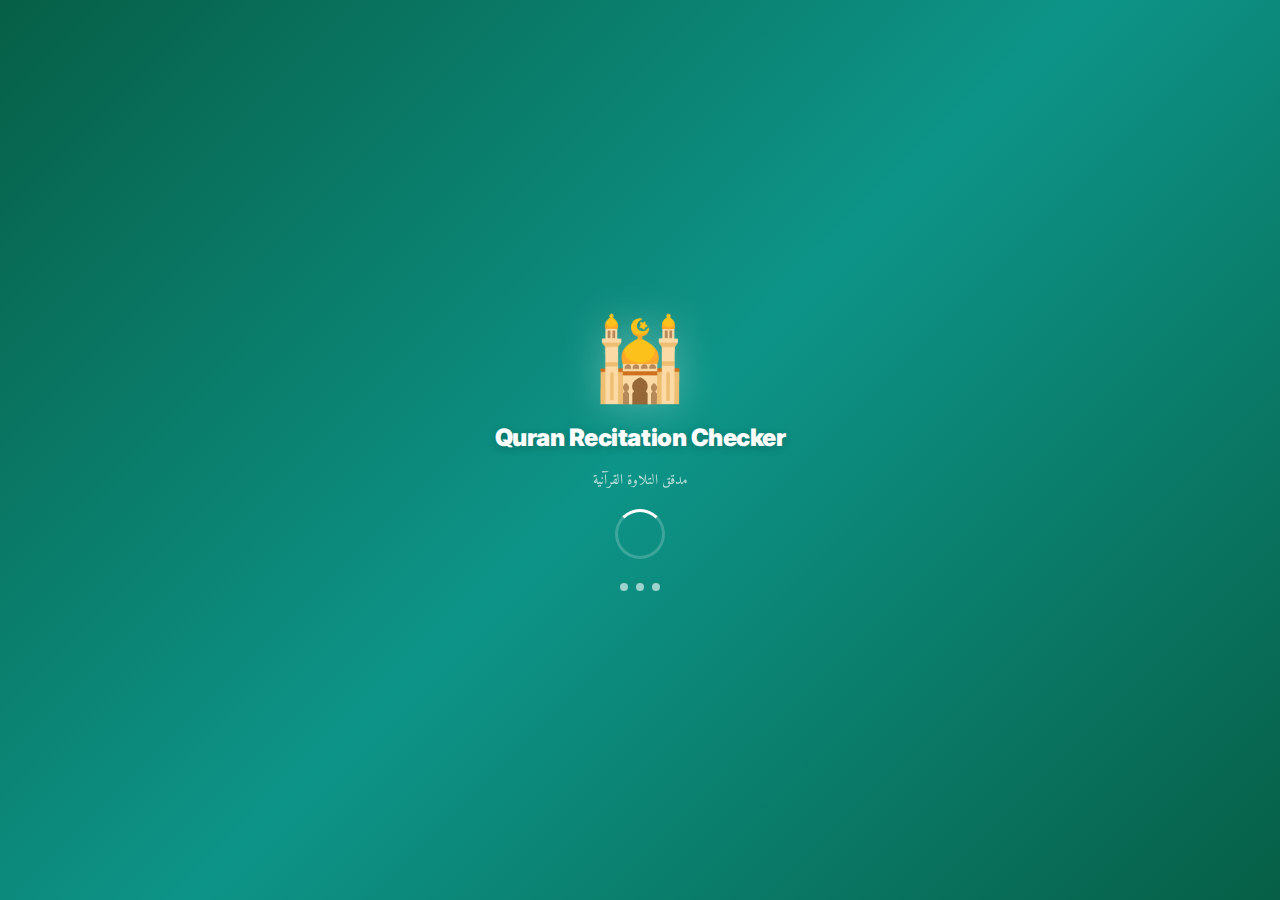
<file: index.html>
<!doctype html>
<html lang="en" dir="ltr">
  <head>
    <meta charset="UTF-8" />
    <meta name="viewport" content="width=device-width, initial-scale=1.0, viewport-fit=cover" />
    <meta http-equiv="X-UA-Compatible" content="IE=edge" />

    <!-- ══════════════════════════════════════════════════════════════
         PRIMARY SEO META TAGS
    ═══════════════════════════════════════════════════════════════ -->
    <title>Quran Recitation Checker – AI Tajweed & Mistake Detector | All 114 Surahs</title>
    <meta name="title" content="Quran Recitation Checker – AI Tajweed & Mistake Detector | All 114 Surahs" />
    <meta name="description" content="Free online Quran recitation checker with AI-powered Tajweed analysis. Detect mistakes in any ayah, compare with 12 famous reciters (Alafasy, Al-Sudais, Abdul Basit), record your voice and get instant feedback. All 114 Surahs. 20 Tajweed rules." />
    <meta name="keywords" content="quran recitation checker, tajweed checker, quran mistakes, learn quran online, quran pronunciation, mishary alafasy, al-sudais, abdul basit, quran app, tajweed rules, ayah checker, surah, islamic app, quran learning, arabic recitation, quran voice checker, tajweed online, free quran learning, quran practice, dars e nizami, darsenizami, syed muhammad talha, sm talha developer, islamic education app, quran memorization, hifz helper, tajweed practice tool" />
    <meta name="author" content="Syed Muhammad Talha — darsenizami.net" />
    <meta name="developer" content="Syed Muhammad Talha | smtalhadv@gmail.com | +92 313 2020392 | darsenizami.net" />
    <meta name="contact" content="+92 313 2020392 | smtalhadv@gmail.com" />
    <meta name="copyright" content="© 2024 Syed Muhammad Talha — darsenizami.net. All rights reserved." />
    <meta name="robots" content="index, follow, max-image-preview:large, max-snippet:-1, max-video-preview:-1" />
    <meta name="language" content="English" />
    <meta name="revisit-after" content="7 days" />
    <meta name="rating" content="general" />
    <meta name="category" content="Islamic Education, Quran Learning, Religious" />
    <link rel="canonical" href="https://yourdomain.com/" />

    <!-- ══════════════════════════════════════════════════════════════
         OPEN GRAPH (Facebook, WhatsApp, LinkedIn)
    ═══════════════════════════════════════════════════════════════ -->
    <meta property="og:type" content="website" />
    <meta property="og:site_name" content="Quran Recitation Checker" />
    <meta property="og:title" content="Quran Recitation Checker – AI Tajweed Detector | All 114 Surahs & 12 Famous Reciters" />
    <meta property="og:description" content="Recite any ayah and instantly detect Tajweed mistakes. Compare with Alafasy, Al-Sudais, Abdul Basit and more. Free, no login, works in browser. 20 Tajweed rules analyzed." />
    <meta property="og:url" content="https://yourdomain.com/" />
    <meta property="og:image" content="https://yourdomain.com/og-image.jpg" />
    <meta property="og:image:width" content="1200" />
    <meta property="og:image:height" content="630" />
    <meta property="og:image:alt" content="Quran Recitation Checker – AI Tajweed Analysis Tool" />
    <meta property="og:locale" content="en_US" />
    <meta property="og:locale:alternate" content="ar_SA" />

    <!-- ══════════════════════════════════════════════════════════════
         TWITTER / X CARD
    ═══════════════════════════════════════════════════════════════ -->
    <meta name="twitter:card" content="summary_large_image" />
    <meta name="twitter:site" content="@QuranChecker" />
    <meta name="twitter:creator" content="@QuranChecker" />
    <meta name="twitter:title" content="Quran Recitation Checker – AI Tajweed & Mistake Detector" />
    <meta name="twitter:description" content="Free AI-powered Quran recitation tool. Recite any ayah, detect Tajweed mistakes, compare with 12 famous reciters. All 114 Surahs available." />
    <meta name="twitter:image" content="https://yourdomain.com/twitter-card.jpg" />
    <meta name="twitter:image:alt" content="Quran Recitation Checker App" />

    <!-- ══════════════════════════════════════════════════════════════
         SCHEMA.ORG STRUCTURED DATA (JSON-LD)
    ═══════════════════════════════════════════════════════════════ -->
    <script type="application/ld+json">
    {
      "@context": "https://schema.org",
      "@type": "WebApplication",
      "name": "Quran Recitation Checker",
      "alternateName": ["Tajweed Checker", "Quran Mistake Detector", "مدقق التلاوة القرآنية"],
      "url": "https://yourdomain.com",
      "description": "AI-powered Quran recitation checker that detects Tajweed mistakes, analyzes 20 Tajweed rules, and lets you compare your voice with 12 famous reciters across all 114 Surahs.",
      "applicationCategory": "EducationalApplication",
      "applicationSubCategory": "Islamic Education",
      "operatingSystem": "Any (Web Browser)",
      "browserRequirements": "Requires Chrome or Edge for speech recognition",
      "offers": { "@type": "Offer", "price": "0", "priceCurrency": "USD" },
      "featureList": [
        "All 114 Surahs with full Uthmani script",
        "AI speech recognition for Arabic recitation",
        "20 Tajweed rule detection",
        "Word-by-word mistake analysis",
        "12 famous reciters audio comparison",
        "Voice recording and comparison",
        "Letter-level error detection",
        "Session history and analytics"
      ],
      "inLanguage": ["en", "ar"],
      "keywords": "quran, tajweed, recitation, islamic education, arabic, quran learning"
    }
    </script>
    <script type="application/ld+json">
    {
      "@context": "https://schema.org",
      "@type": "FAQPage",
      "mainEntity": [
        {
          "@type": "Question",
          "name": "How does the Quran Recitation Checker work?",
          "acceptedAnswer": {
            "@type": "Answer",
            "text": "Select any surah and ayah, click Start Reciting, and recite into your microphone. The AI speech recognition captures your Arabic recitation and compares it word-by-word with the original Quranic text, detecting Tajweed mistakes and letter errors."
          }
        },
        {
          "@type": "Question",
          "name": "Is the Quran Recitation Checker free?",
          "acceptedAnswer": {
            "@type": "Answer",
            "text": "Yes, completely free. No registration or login required. Works directly in your browser."
          }
        },
        {
          "@type": "Question",
          "name": "Which browsers support the Quran Recitation Checker?",
          "acceptedAnswer": {
            "@type": "Answer",
            "text": "Google Chrome and Microsoft Edge provide the best experience for Arabic speech recognition. Safari may have limited support."
          }
        },
        {
          "@type": "Question",
          "name": "Which famous reciters are available?",
          "acceptedAnswer": {
            "@type": "Answer",
            "text": "The app includes 12 famous reciters: Mishary Rashid Alafasy, Mahmoud Al-Husary, Abdul Basit Abdul Samad, Abdul Rahman Al-Sudais, Saad Al-Ghamdi, Maher Al-Muaiqly, Yasser Al-Dossari, Saoud Al-Shuraim, Mohamed Al-Minshawi, Ahmad Al-Ajamy, Mohamed Al-Tablawi, and Abdullah Basfar."
          }
        }
      ]
    }
    </script>

    <!-- ══════════════════════════════════════════════════════════════
         PWA / APP META TAGS
    ═══════════════════════════════════════════════════════════════ -->
    <link rel="manifest" href="/manifest.json" />
    <meta name="theme-color" content="#065f46" />
    <meta name="msapplication-TileColor" content="#065f46" />
    <meta name="apple-mobile-web-app-capable" content="yes" />
    <meta name="apple-mobile-web-app-status-bar-style" content="black-translucent" />
    <meta name="apple-mobile-web-app-title" content="Quran Checker" />
    <meta name="application-name" content="Quran Recitation Checker" />
    <meta name="mobile-web-app-capable" content="yes" />
    <meta name="format-detection" content="telephone=no" />

    <!-- Google site verification — replace with your token -->
    <meta name="google-site-verification" content="YOUR_GOOGLE_VERIFICATION_TOKEN" />
    <!-- Bing verification -->
    <meta name="msvalidate.01" content="YOUR_BING_VERIFICATION_TOKEN" />

    <!-- ══════════════════════════════════════════════════════════════
         FONTS – Arabic + English
    ═══════════════════════════════════════════════════════════════ -->
    <link rel="preconnect" href="https://fonts.googleapis.com" />
    <link rel="preconnect" href="https://fonts.gstatic.com" crossorigin />
    <link href="https://fonts.googleapis.com/css2?family=Amiri+Quran&family=Amiri:ital,wght@0,400;0,700;1,400&family=Noto+Naskh+Arabic:wght@400;500;600;700&family=Inter:wght@400;500;600;700;800;900&display=swap" rel="stylesheet" />

    <!-- ══════════════════════════════════════════════════════════════
         FAVICON (emoji-based, replace with real icons for production)
    ═══════════════════════════════════════════════════════════════ -->
    <link rel="icon" type="image/svg+xml" href="data:image/svg+xml,<svg xmlns='http://www.w3.org/2000/svg' viewBox='0 0 100 100'><rect width='100' height='100' fill='%23065f46' rx='20'/><text y='.9em' font-size='70' x='15'>🕌</text></svg>" />
    <link rel="apple-touch-icon" href="data:image/svg+xml,<svg xmlns='http://www.w3.org/2000/svg' viewBox='0 0 100 100'><rect width='100' height='100' fill='%23065f46' rx='20'/><text y='.9em' font-size='70' x='15'>🕌</text></svg>" />

    <!-- ══════════════════════════════════════════════════════════════
         GOOGLE ADSENSE
         Replace ca-pub-XXXXXXXXXXXXXXXX with your Publisher ID
    ═══════════════════════════════════════════════════════════════ -->
    <!-- <script async src="https://pagead2.googlesyndication.com/pagead/js/adsbygoogle.js?client=ca-pub-XXXXXXXXXXXXXXXX" crossorigin="anonymous"></script> -->

    <!-- ══════════════════════════════════════════════════════════════
         GOOGLE ANALYTICS 4
         Replace G-XXXXXXXXXX with your Measurement ID
    ═══════════════════════════════════════════════════════════════ -->
    <!-- <script async src="https://www.googletagmanager.com/gtag/js?id=G-XXXXXXXXXX"></script>
    <script>
      window.dataLayer = window.dataLayer || [];
      function gtag(){dataLayer.push(arguments);}
      gtag('js', new Date());
      gtag('config', 'G-XXXXXXXXXX');
    </script> -->

    <!-- ══════════════════════════════════════════════════════════════
         PRECONNECT – Speed up API calls
    ═══════════════════════════════════════════════════════════════ -->
    <link rel="preconnect" href="https://api.alquran.cloud" />
    <link rel="preconnect" href="https://everyayah.com" />
    <link rel="dns-prefetch" href="https://api.alquran.cloud" />
    <link rel="dns-prefetch" href="https://everyayah.com" />

    <style>
      /* Critical above-the-fold CSS to prevent FOUC */
      html { scroll-behavior: smooth; }
      body {
        margin: 0;
        font-family: 'Inter', -apple-system, BlinkMacSystemFont, 'Segoe UI', sans-serif;
        background: linear-gradient(135deg, #d1fae5 0%, #f0fdfa 50%, #cffafe 100%);
        min-height: 100vh;
      }
      #root { min-height: 100vh; }

      /* ── Loading splash ───────────────────────────────────────── */
      #loading-splash {
        position: fixed; inset: 0; z-index: 9999;
        display: flex; flex-direction: column; align-items: center; justify-content: center;
        background: linear-gradient(135deg, #065f46 0%, #0d9488 50%, #065f46 100%);
        color: white; gap: 1rem;
        transition: opacity 0.6s ease, visibility 0.6s ease;
      }
      #loading-splash.hidden {
        opacity: 0; visibility: hidden; pointer-events: none;
      }
      .splash-icon {
        font-size: 5rem;
        animation: splashPulse 1.5s ease-in-out infinite;
        filter: drop-shadow(0 0 20px rgba(255,255,255,0.3));
      }
      .splash-title {
        font-size: 1.5rem; font-weight: 900;
        letter-spacing: -0.02em;
        text-shadow: 0 2px 8px rgba(0,0,0,0.2);
      }
      .splash-subtitle {
        font-size: 0.9rem; opacity: 0.7;
        font-family: 'Amiri', serif;
        letter-spacing: 0.05em;
      }
      .splash-spinner {
        width: 44px; height: 44px;
        border: 3px solid rgba(255,255,255,0.2);
        border-top-color: white; border-radius: 50%;
        animation: splashSpin 0.7s linear infinite;
      }
      .splash-dots {
        display: flex; gap: 8px; margin-top: 8px;
      }
      .splash-dot {
        width: 8px; height: 8px; border-radius: 50%;
        background: rgba(255,255,255,0.6);
        animation: splashDot 1.2s ease-in-out infinite;
      }
      .splash-dot:nth-child(2) { animation-delay: 0.2s; }
      .splash-dot:nth-child(3) { animation-delay: 0.4s; }
      @keyframes splashSpin { to { transform: rotate(360deg); } }
      @keyframes splashPulse {
        0%, 100% { transform: scale(1) rotate(-3deg); }
        50% { transform: scale(1.08) rotate(3deg); }
      }
      @keyframes splashDot {
        0%, 80%, 100% { transform: scale(0.6); opacity: 0.4; }
        40% { transform: scale(1); opacity: 1; }
      }
    </style>
  </head>

  <body>
    <!-- ══════════════════════════════════════════════════════════════
         LOADING SPLASH SCREEN
    ═══════════════════════════════════════════════════════════════ -->
    <div id="loading-splash" aria-hidden="true">
      <div class="splash-icon">🕌</div>
      <div class="splash-title">Quran Recitation Checker</div>
      <div class="splash-subtitle">مدقق التلاوة القرآنية</div>
      <div class="splash-spinner"></div>
      <div class="splash-dots">
        <div class="splash-dot"></div>
        <div class="splash-dot"></div>
        <div class="splash-dot"></div>
      </div>
    </div>

    <!-- ══════════════════════════════════════════════════════════════
         APP ROOT
    ═══════════════════════════════════════════════════════════════ -->
    <div id="root"></div>

    <!-- ══════════════════════════════════════════════════════════════
         GOOGLE ADSENSE — BOTTOM STICKY BANNER
         Uncomment and replace YOUR_AD_SLOT with real values
    ═══════════════════════════════════════════════════════════════ -->
    <!--
    <div id="sticky-bottom-ad" style="
      position:fixed; bottom:0; left:0; right:0; z-index:1000;
      background:#fff; border-top:1px solid #e5e7eb;
      display:flex; justify-content:center; padding:4px 0;
      box-shadow:0 -2px 12px rgba(0,0,0,0.08);
    ">
      <ins class="adsbygoogle"
           style="display:inline-block;width:728px;height:90px;max-width:100vw"
           data-ad-client="ca-pub-XXXXXXXXXXXXXXXX"
           data-ad-slot="YOUR_AD_SLOT"></ins>
      <script>(adsbygoogle = window.adsbygoogle || []).push({});</script>
    </div>
    -->

    <!-- ══════════════════════════════════════════════════════════════
         SPLASH REMOVAL + BROWSER COMPAT CHECK
    ═══════════════════════════════════════════════════════════════ -->
    <script>
      (function() {
        // Remove splash when app is ready
        function hideSplash() {
          var splash = document.getElementById('loading-splash');
          if (splash) {
            splash.classList.add('hidden');
            setTimeout(function() {
              if (splash.parentNode) splash.parentNode.removeChild(splash);
            }, 700);
          }
        }

        // Listen for React to mount
        var observer = new MutationObserver(function(mutations) {
          for (var m of mutations) {
            if (m.addedNodes.length > 0) {
              var root = document.getElementById('root');
              if (root && root.children.length > 0) {
                setTimeout(hideSplash, 300);
                observer.disconnect();
                break;
              }
            }
          }
        });
        observer.observe(document.getElementById('root') || document.body, {
          childList: true, subtree: true
        });

        // Fallback: hide after 4s no matter what
        setTimeout(hideSplash, 4000);

        // Browser compatibility warning
        var isChrome = /Chrome/.test(navigator.userAgent) && /Google Inc/.test(navigator.vendor);
        var isEdge   = /Edg\//.test(navigator.userAgent);
        var isFirefox = /Firefox/.test(navigator.userAgent);
        var isSafari = /Safari/.test(navigator.userAgent) && !isChrome;

        if (isFirefox) {
          console.warn('[Quran Checker] Firefox detected. Voice recognition may not work. Use Chrome or Edge for best results.');
        }

        // Store browser info for app to use
        window.__browserInfo = { isChrome, isEdge, isFirefox, isSafari };
      })();
    </script>

    <script type="module" src="/src/main.tsx"></script>
  </body>
</html>
</file>
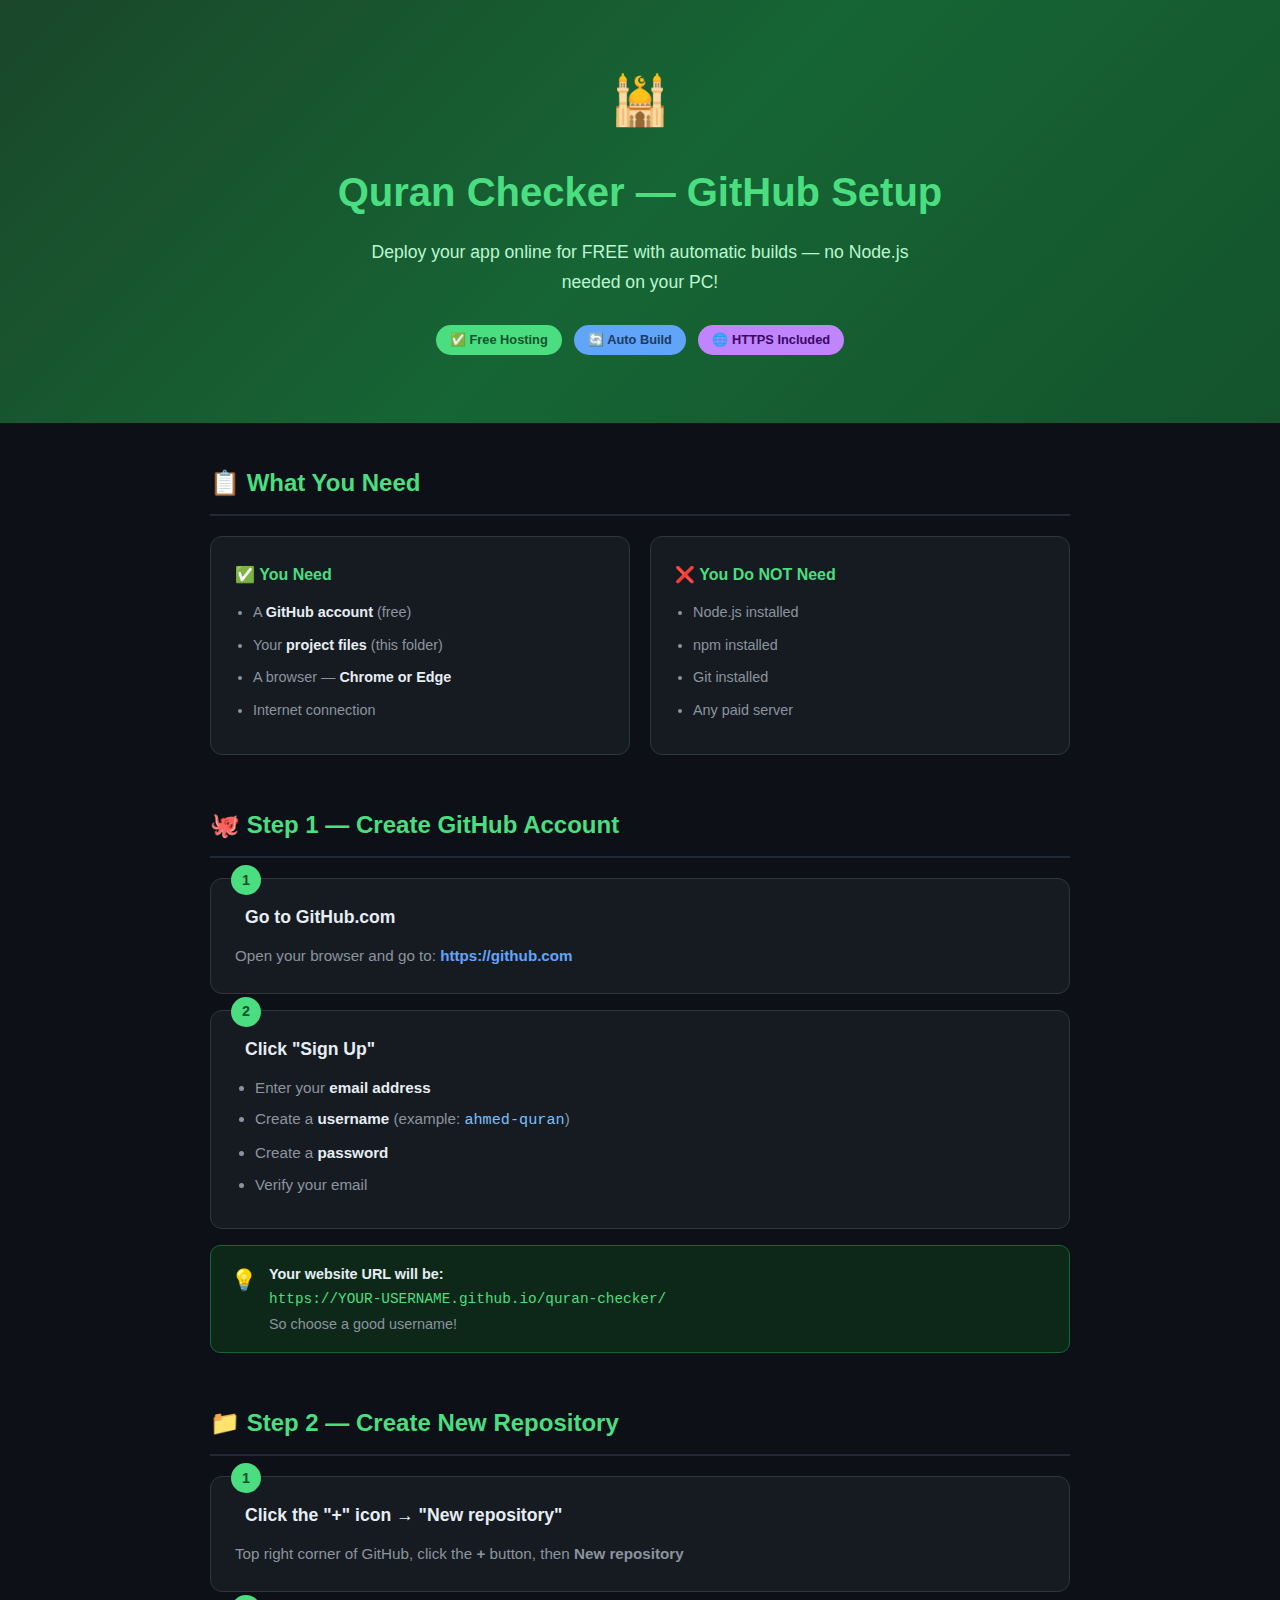
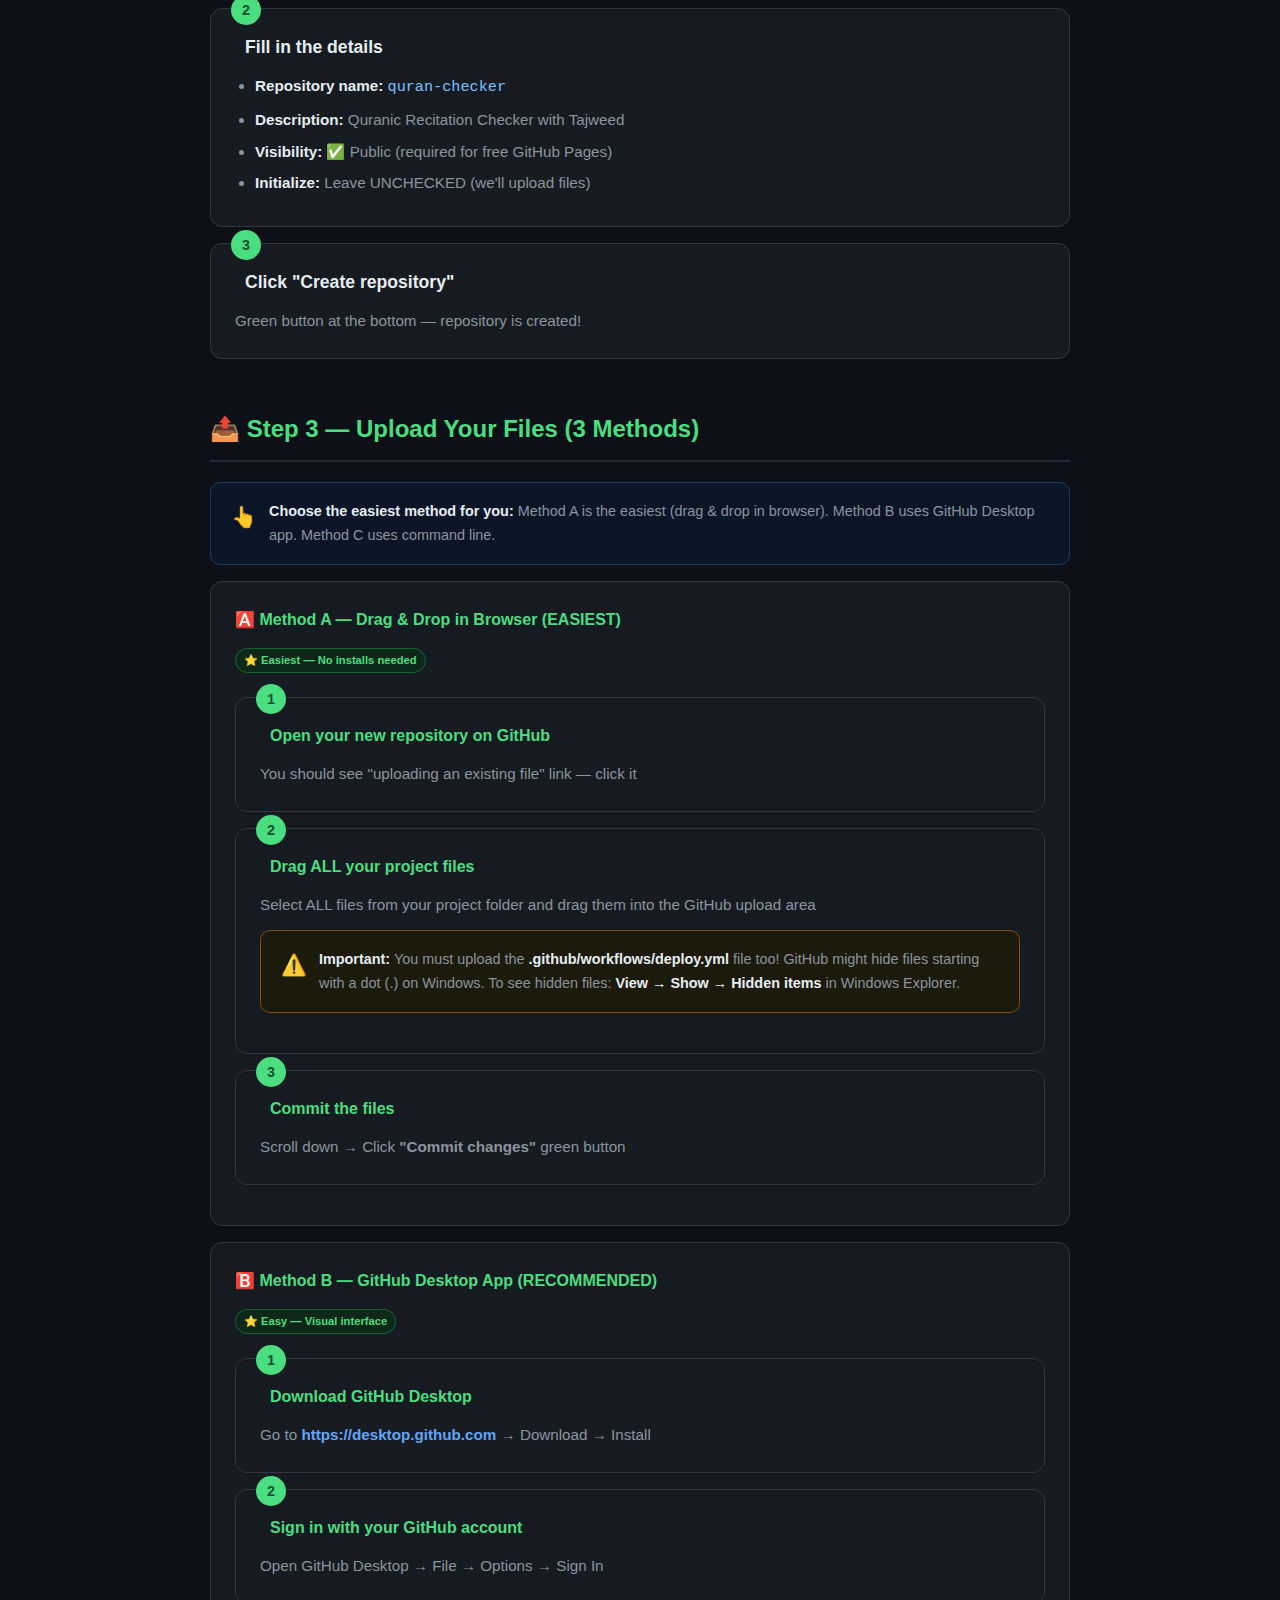
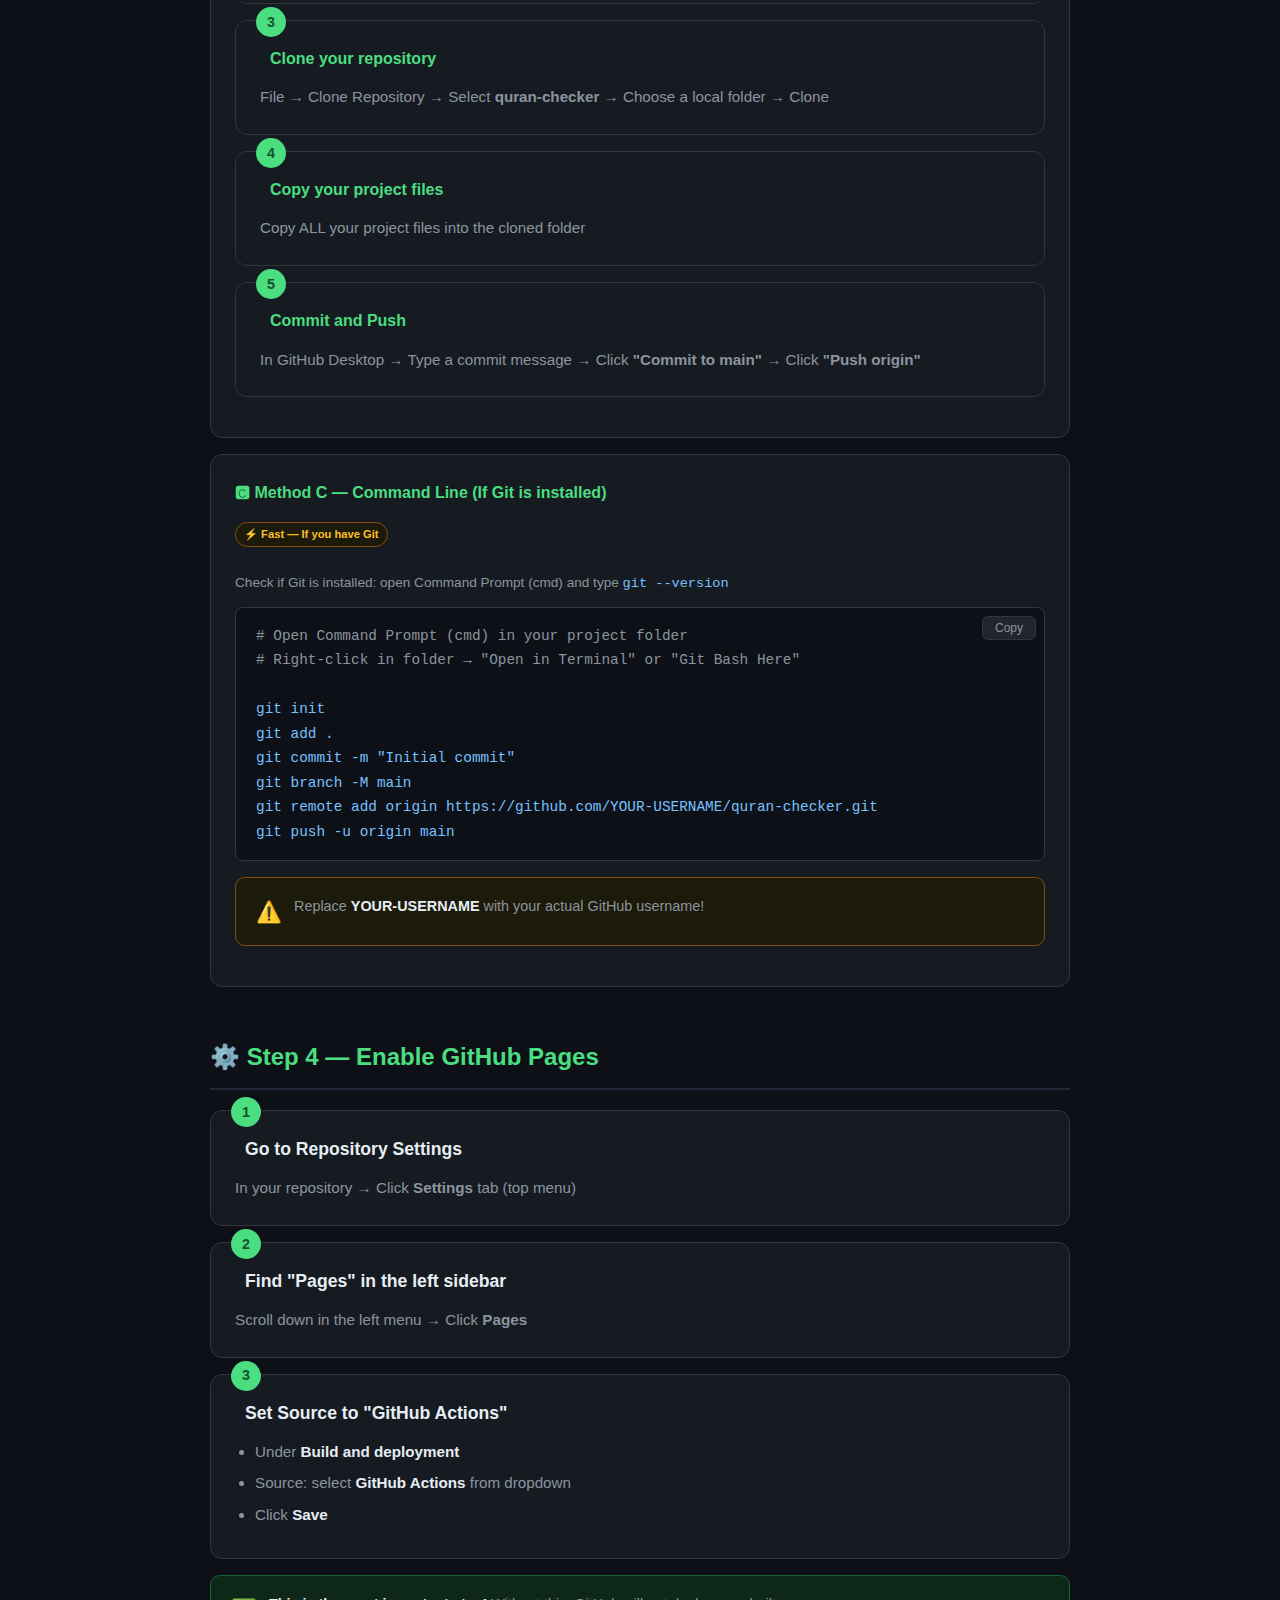
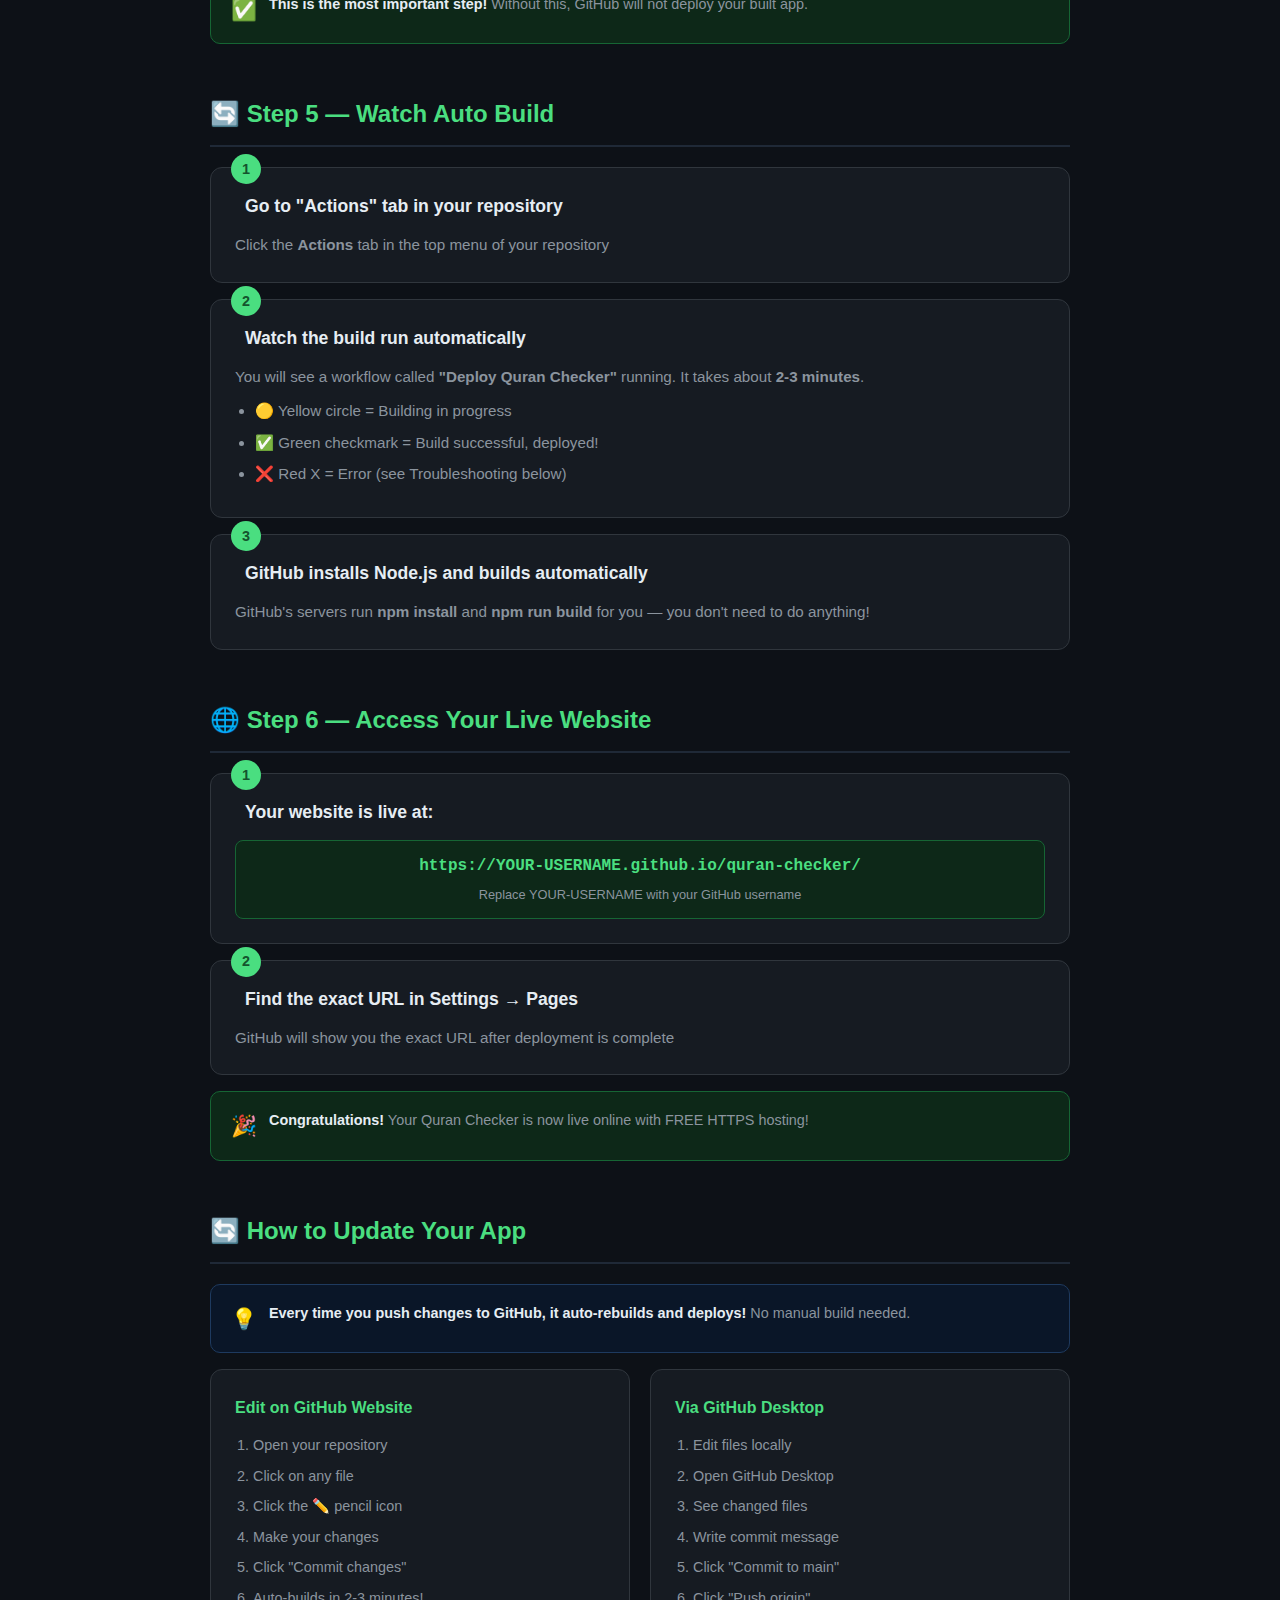
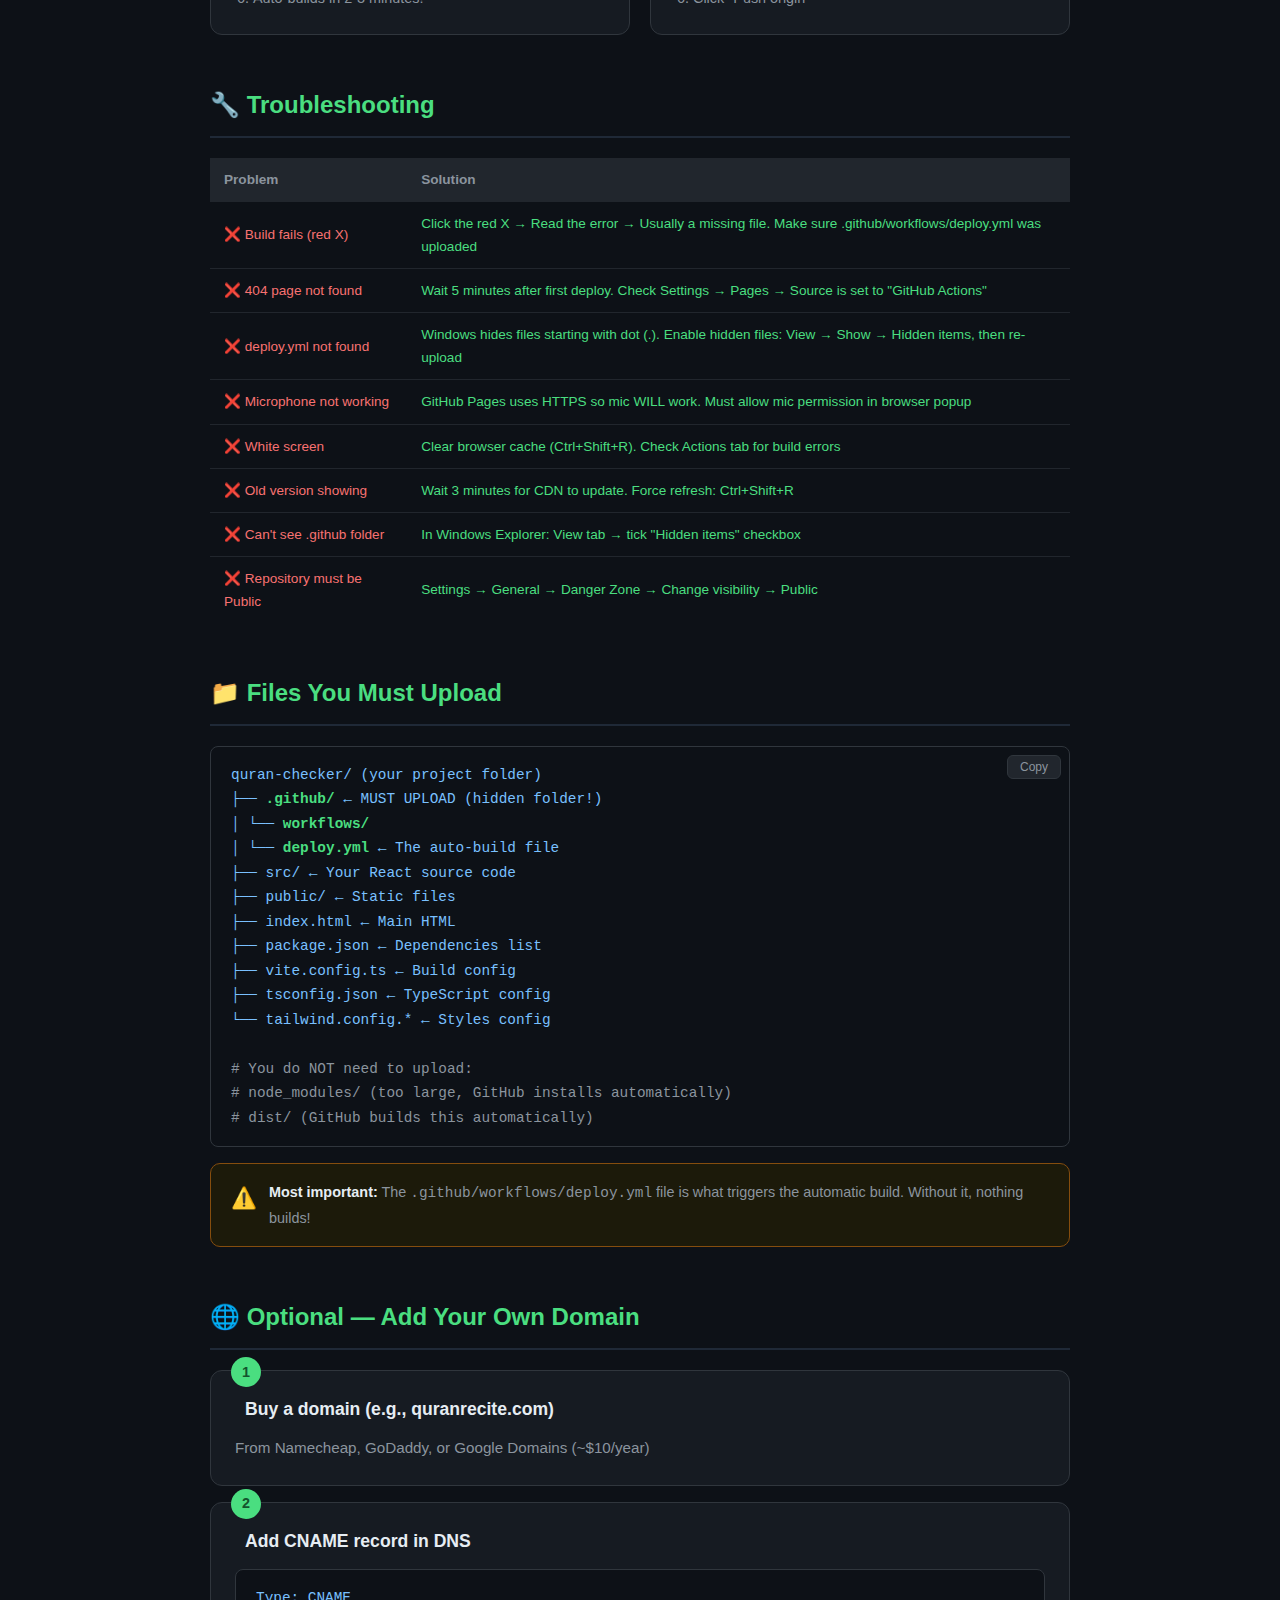
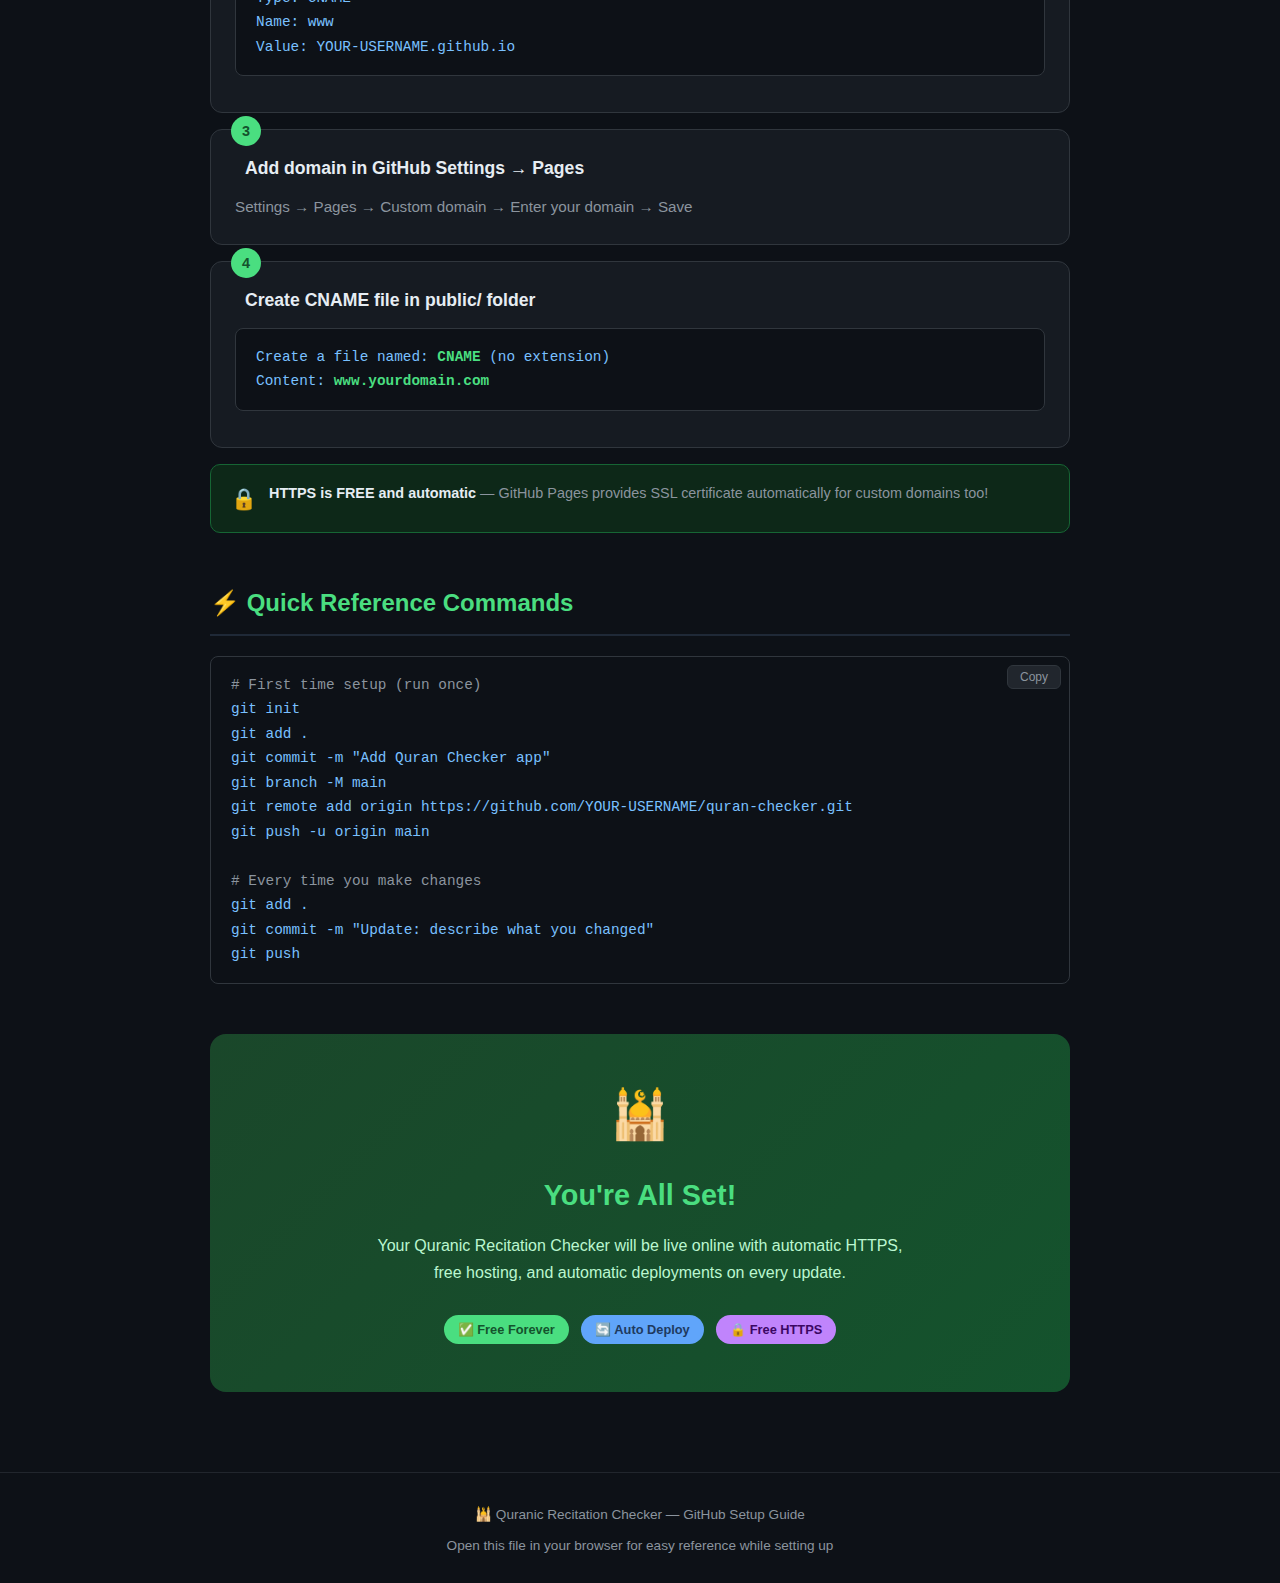
<file: GITHUB_SETUP.html>
<!DOCTYPE html>
<html lang="en">
<head>
<meta charset="UTF-8"/>
<meta name="viewport" content="width=device-width, initial-scale=1.0"/>
<title>GitHub Setup Guide — Quran Checker</title>
<style>
  * { margin:0; padding:0; box-sizing:border-box; }
  body { font-family: 'Segoe UI', sans-serif; background:#0d1117; color:#e6edf3; line-height:1.7; }
  .hero { background:linear-gradient(135deg,#1a472a,#166534,#14532d); padding:60px 20px; text-align:center; }
  .hero h1 { font-size:2.5rem; font-weight:800; color:#4ade80; margin-bottom:12px; }
  .hero p { font-size:1.1rem; color:#bbf7d0; max-width:600px; margin:0 auto; }
  .badge { display:inline-block; background:#4ade80; color:#14532d; padding:4px 14px; border-radius:999px; font-size:0.8rem; font-weight:700; margin:8px 4px; }
  .badge.blue { background:#60a5fa; color:#1e3a5f; }
  .badge.purple { background:#c084fc; color:#3b0764; }
  .container { max-width:900px; margin:0 auto; padding:40px 20px; }
  .section { margin-bottom:50px; }
  .section-title { font-size:1.5rem; font-weight:700; color:#4ade80; margin-bottom:20px; padding-bottom:10px; border-bottom:2px solid #1f2937; display:flex; align-items:center; gap:10px; }
  .step { background:#161b22; border:1px solid #30363d; border-radius:12px; padding:24px; margin-bottom:16px; position:relative; }
  .step:hover { border-color:#4ade80; transition:border-color 0.2s; }
  .step-num { position:absolute; top:-14px; left:20px; background:#4ade80; color:#14532d; width:30px; height:30px; border-radius:50%; display:flex; align-items:center; justify-content:center; font-weight:800; font-size:0.9rem; }
  .step h3 { color:#e6edf3; font-size:1.1rem; font-weight:700; margin-bottom:10px; padding-left:10px; }
  .step p { color:#8b949e; font-size:0.95rem; }
  .step ul { color:#8b949e; font-size:0.95rem; padding-left:20px; }
  .step ul li { margin-bottom:6px; }
  .step ul li strong { color:#e6edf3; }
  .code { background:#0d1117; border:1px solid #30363d; border-radius:8px; padding:16px 20px; font-family:'Courier New',monospace; font-size:0.9rem; color:#79c0ff; margin:12px 0; overflow-x:auto; position:relative; }
  .code .comment { color:#8b949e; }
  .copy-btn { position:absolute; top:8px; right:8px; background:#21262d; border:1px solid #30363d; color:#8b949e; padding:4px 12px; border-radius:6px; cursor:pointer; font-size:0.75rem; }
  .copy-btn:hover { background:#4ade80; color:#14532d; border-color:#4ade80; }
  .img-placeholder { background:#161b22; border:2px dashed #30363d; border-radius:12px; padding:40px; text-align:center; color:#8b949e; margin:12px 0; }
  .img-placeholder .icon { font-size:3rem; margin-bottom:10px; }
  .img-placeholder p { font-size:0.9rem; }
  .alert { border-radius:10px; padding:16px 20px; margin:16px 0; display:flex; gap:12px; align-items:flex-start; }
  .alert.green { background:#0d2818; border:1px solid #166534; }
  .alert.yellow { background:#1c1a0a; border:1px solid #854d0e; }
  .alert.red { background:#1c0a0a; border:1px solid #7f1d1d; }
  .alert.blue { background:#0a1628; border:1px solid #1e3a5f; }
  .alert-icon { font-size:1.3rem; flex-shrink:0; }
  .alert-text { font-size:0.9rem; color:#8b949e; }
  .alert-text strong { color:#e6edf3; }
  .two-col { display:grid; grid-template-columns:1fr 1fr; gap:20px; }
  @media(max-width:600px) { .two-col { grid-template-columns:1fr; } .hero h1 { font-size:1.8rem; } }
  .method-card { background:#161b22; border:1px solid #30363d; border-radius:12px; padding:24px; }
  .method-card h3 { color:#4ade80; font-weight:700; margin-bottom:12px; font-size:1rem; }
  .method-card .tag { display:inline-block; font-size:0.7rem; padding:2px 8px; border-radius:999px; margin-bottom:12px; font-weight:600; }
  .tag-easy { background:#0d2818; color:#4ade80; border:1px solid #166534; }
  .tag-medium { background:#1c1a0a; color:#fbbf24; border:1px solid #854d0e; }
  .url-box { background:#0d2818; border:1px solid #166534; border-radius:8px; padding:12px 16px; margin-top:12px; text-align:center; }
  .url-box .url { color:#4ade80; font-family:monospace; font-size:1rem; font-weight:700; }
  .url-box .label { color:#8b949e; font-size:0.8rem; margin-top:4px; }
  .trouble-table { width:100%; border-collapse:collapse; margin-top:12px; }
  .trouble-table th { background:#21262d; padding:10px 14px; text-align:left; font-size:0.85rem; color:#8b949e; }
  .trouble-table td { padding:10px 14px; font-size:0.85rem; color:#8b949e; border-top:1px solid #21262d; }
  .trouble-table td:first-child { color:#f87171; }
  .trouble-table td:last-child { color:#4ade80; }
  .final { background:linear-gradient(135deg,#1a472a,#14532d); border-radius:16px; padding:40px; text-align:center; margin-top:40px; }
  .final h2 { color:#4ade80; font-size:1.8rem; margin-bottom:12px; }
  .final p { color:#bbf7d0; font-size:1rem; }
  footer { text-align:center; padding:30px; color:#8b949e; font-size:0.85rem; border-top:1px solid #21262d; margin-top:40px; }
</style>
</head>
<body>

<div class="hero">
  <div style="font-size:3rem;margin-bottom:16px;">🕌</div>
  <h1>Quran Checker — GitHub Setup</h1>
  <p>Deploy your app online for FREE with automatic builds — no Node.js needed on your PC!</p>
  <div style="margin-top:20px;">
    <span class="badge">✅ Free Hosting</span>
    <span class="badge blue">🔄 Auto Build</span>
    <span class="badge purple">🌐 HTTPS Included</span>
  </div>
</div>

<div class="container">

  <!-- WHAT YOU NEED -->
  <div class="section">
    <div class="section-title">📋 What You Need</div>
    <div class="two-col">
      <div class="method-card">
        <h3>✅ You Need</h3>
        <ul style="color:#8b949e;font-size:0.9rem;padding-left:18px;">
          <li style="margin-bottom:8px;">A <strong style="color:#e6edf3;">GitHub account</strong> (free)</li>
          <li style="margin-bottom:8px;">Your <strong style="color:#e6edf3;">project files</strong> (this folder)</li>
          <li style="margin-bottom:8px;">A browser — <strong style="color:#e6edf3;">Chrome or Edge</strong></li>
          <li style="margin-bottom:8px;">Internet connection</li>
        </ul>
      </div>
      <div class="method-card">
        <h3>❌ You Do NOT Need</h3>
        <ul style="color:#8b949e;font-size:0.9rem;padding-left:18px;">
          <li style="margin-bottom:8px;">Node.js installed</li>
          <li style="margin-bottom:8px;">npm installed</li>
          <li style="margin-bottom:8px;">Git installed</li>
          <li style="margin-bottom:8px;">Any paid server</li>
        </ul>
      </div>
    </div>
  </div>

  <!-- STEP 1 -->
  <div class="section">
    <div class="section-title">🐙 Step 1 — Create GitHub Account</div>
    <div class="step">
      <div class="step-num">1</div>
      <h3>Go to GitHub.com</h3>
      <p>Open your browser and go to: <strong style="color:#60a5fa;">https://github.com</strong></p>
    </div>
    <div class="step">
      <div class="step-num">2</div>
      <h3>Click "Sign Up"</h3>
      <ul>
        <li>Enter your <strong>email address</strong></li>
        <li>Create a <strong>username</strong> (example: <code style="color:#79c0ff;">ahmed-quran</code>)</li>
        <li>Create a <strong>password</strong></li>
        <li>Verify your email</li>
      </ul>
    </div>
    <div class="alert green">
      <div class="alert-icon">💡</div>
      <div class="alert-text"><strong>Your website URL will be:</strong><br/>
      <code style="color:#4ade80;">https://YOUR-USERNAME.github.io/quran-checker/</code><br/>
      So choose a good username!</div>
    </div>
  </div>

  <!-- STEP 2 -->
  <div class="section">
    <div class="section-title">📁 Step 2 — Create New Repository</div>
    <div class="step">
      <div class="step-num">1</div>
      <h3>Click the "+" icon → "New repository"</h3>
      <p>Top right corner of GitHub, click the <strong>+</strong> button, then <strong>New repository</strong></p>
    </div>
    <div class="step">
      <div class="step-num">2</div>
      <h3>Fill in the details</h3>
      <ul>
        <li><strong>Repository name:</strong> <code style="color:#79c0ff;">quran-checker</code></li>
        <li><strong>Description:</strong> Quranic Recitation Checker with Tajweed</li>
        <li><strong>Visibility:</strong> ✅ Public (required for free GitHub Pages)</li>
        <li><strong>Initialize:</strong> Leave UNCHECKED (we'll upload files)</li>
      </ul>
    </div>
    <div class="step">
      <div class="step-num">3</div>
      <h3>Click "Create repository"</h3>
      <p>Green button at the bottom — repository is created!</p>
    </div>
  </div>

  <!-- STEP 3 -->
  <div class="section">
    <div class="section-title">📤 Step 3 — Upload Your Files (3 Methods)</div>

    <div class="alert blue">
      <div class="alert-icon">👆</div>
      <div class="alert-text"><strong>Choose the easiest method for you:</strong> Method A is the easiest (drag & drop in browser). Method B uses GitHub Desktop app. Method C uses command line.</div>
    </div>

    <!-- Method A -->
    <div class="method-card" style="margin-bottom:16px;">
      <h3>🅰️ Method A — Drag & Drop in Browser (EASIEST)</h3>
      <span class="tag tag-easy">⭐ Easiest — No installs needed</span>
      <div class="step" style="margin-top:12px;">
        <div class="step-num">1</div>
        <h3>Open your new repository on GitHub</h3>
        <p>You should see "uploading an existing file" link — click it</p>
      </div>
      <div class="step">
        <div class="step-num">2</div>
        <h3>Drag ALL your project files</h3>
        <p>Select ALL files from your project folder and drag them into the GitHub upload area</p>
        <div class="alert yellow" style="margin-top:12px;">
          <div class="alert-icon">⚠️</div>
          <div class="alert-text"><strong>Important:</strong> You must upload the <strong>.github/workflows/deploy.yml</strong> file too! GitHub might hide files starting with a dot (.) on Windows. To see hidden files: <strong>View → Show → Hidden items</strong> in Windows Explorer.</div>
        </div>
      </div>
      <div class="step">
        <div class="step-num">3</div>
        <h3>Commit the files</h3>
        <p>Scroll down → Click <strong>"Commit changes"</strong> green button</p>
      </div>
    </div>

    <!-- Method B -->
    <div class="method-card" style="margin-bottom:16px;">
      <h3>🅱️ Method B — GitHub Desktop App (RECOMMENDED)</h3>
      <span class="tag tag-easy">⭐ Easy — Visual interface</span>
      <div style="margin-top:12px;">
        <div class="step">
          <div class="step-num">1</div>
          <h3>Download GitHub Desktop</h3>
          <p>Go to <strong style="color:#60a5fa;">https://desktop.github.com</strong> → Download → Install</p>
        </div>
        <div class="step">
          <div class="step-num">2</div>
          <h3>Sign in with your GitHub account</h3>
          <p>Open GitHub Desktop → File → Options → Sign In</p>
        </div>
        <div class="step">
          <div class="step-num">3</div>
          <h3>Clone your repository</h3>
          <p>File → Clone Repository → Select <strong>quran-checker</strong> → Choose a local folder → Clone</p>
        </div>
        <div class="step">
          <div class="step-num">4</div>
          <h3>Copy your project files</h3>
          <p>Copy ALL your project files into the cloned folder</p>
        </div>
        <div class="step">
          <div class="step-num">5</div>
          <h3>Commit and Push</h3>
          <p>In GitHub Desktop → Type a commit message → Click <strong>"Commit to main"</strong> → Click <strong>"Push origin"</strong></p>
        </div>
      </div>
    </div>

    <!-- Method C -->
    <div class="method-card">
      <h3>🅲 Method C — Command Line (If Git is installed)</h3>
      <span class="tag tag-medium">⚡ Fast — If you have Git</span>
      <p style="color:#8b949e;font-size:0.85rem;margin:12px 0;">Check if Git is installed: open Command Prompt (cmd) and type <code style="color:#79c0ff;">git --version</code></p>
      <div class="code">
        <button class="copy-btn" onclick="copyCode(this)">Copy</button>
        <span class="comment"># Open Command Prompt (cmd) in your project folder</span><br/>
        <span class="comment"># Right-click in folder → "Open in Terminal" or "Git Bash Here"</span><br/><br/>
        git init<br/>
        git add .<br/>
        git commit -m "Initial commit"<br/>
        git branch -M main<br/>
        git remote add origin https://github.com/YOUR-USERNAME/quran-checker.git<br/>
        git push -u origin main
      </div>
      <div class="alert yellow">
        <div class="alert-icon">⚠️</div>
        <div class="alert-text">Replace <strong>YOUR-USERNAME</strong> with your actual GitHub username!</div>
      </div>
    </div>
  </div>

  <!-- STEP 4 -->
  <div class="section">
    <div class="section-title">⚙️ Step 4 — Enable GitHub Pages</div>
    <div class="step">
      <div class="step-num">1</div>
      <h3>Go to Repository Settings</h3>
      <p>In your repository → Click <strong>Settings</strong> tab (top menu)</p>
    </div>
    <div class="step">
      <div class="step-num">2</div>
      <h3>Find "Pages" in the left sidebar</h3>
      <p>Scroll down in the left menu → Click <strong>Pages</strong></p>
    </div>
    <div class="step">
      <div class="step-num">3</div>
      <h3>Set Source to "GitHub Actions"</h3>
      <ul>
        <li>Under <strong>Build and deployment</strong></li>
        <li>Source: select <strong>GitHub Actions</strong> from dropdown</li>
        <li>Click <strong>Save</strong></li>
      </ul>
    </div>
    <div class="alert green">
      <div class="alert-icon">✅</div>
      <div class="alert-text"><strong>This is the most important step!</strong> Without this, GitHub will not deploy your built app.</div>
    </div>
  </div>

  <!-- STEP 5 -->
  <div class="section">
    <div class="section-title">🔄 Step 5 — Watch Auto Build</div>
    <div class="step">
      <div class="step-num">1</div>
      <h3>Go to "Actions" tab in your repository</h3>
      <p>Click the <strong>Actions</strong> tab in the top menu of your repository</p>
    </div>
    <div class="step">
      <div class="step-num">2</div>
      <h3>Watch the build run automatically</h3>
      <p>You will see a workflow called <strong>"Deploy Quran Checker"</strong> running. It takes about <strong>2-3 minutes</strong>.</p>
      <ul style="margin-top:8px;">
        <li>🟡 Yellow circle = Building in progress</li>
        <li>✅ Green checkmark = Build successful, deployed!</li>
        <li>❌ Red X = Error (see Troubleshooting below)</li>
      </ul>
    </div>
    <div class="step">
      <div class="step-num">3</div>
      <h3>GitHub installs Node.js and builds automatically</h3>
      <p>GitHub's servers run <strong>npm install</strong> and <strong>npm run build</strong> for you — you don't need to do anything!</p>
    </div>
  </div>

  <!-- STEP 6 -->
  <div class="section">
    <div class="section-title">🌐 Step 6 — Access Your Live Website</div>
    <div class="step">
      <div class="step-num">1</div>
      <h3>Your website is live at:</h3>
      <div class="url-box">
        <div class="url">https://YOUR-USERNAME.github.io/quran-checker/</div>
        <div class="label">Replace YOUR-USERNAME with your GitHub username</div>
      </div>
    </div>
    <div class="step">
      <div class="step-num">2</div>
      <h3>Find the exact URL in Settings → Pages</h3>
      <p>GitHub will show you the exact URL after deployment is complete</p>
    </div>
    <div class="alert green">
      <div class="alert-icon">🎉</div>
      <div class="alert-text"><strong>Congratulations!</strong> Your Quran Checker is now live online with FREE HTTPS hosting!</div>
    </div>
  </div>

  <!-- UPDATING -->
  <div class="section">
    <div class="section-title">🔄 How to Update Your App</div>
    <div class="alert blue">
      <div class="alert-icon">💡</div>
      <div class="alert-text"><strong>Every time you push changes to GitHub, it auto-rebuilds and deploys!</strong> No manual build needed.</div>
    </div>
    <div class="two-col">
      <div class="method-card">
        <h3>Edit on GitHub Website</h3>
        <ol style="color:#8b949e;font-size:0.9rem;padding-left:18px;">
          <li style="margin-bottom:6px;">Open your repository</li>
          <li style="margin-bottom:6px;">Click on any file</li>
          <li style="margin-bottom:6px;">Click the ✏️ pencil icon</li>
          <li style="margin-bottom:6px;">Make your changes</li>
          <li style="margin-bottom:6px;">Click "Commit changes"</li>
          <li>Auto-builds in 2-3 minutes!</li>
        </ol>
      </div>
      <div class="method-card">
        <h3>Via GitHub Desktop</h3>
        <ol style="color:#8b949e;font-size:0.9rem;padding-left:18px;">
          <li style="margin-bottom:6px;">Edit files locally</li>
          <li style="margin-bottom:6px;">Open GitHub Desktop</li>
          <li style="margin-bottom:6px;">See changed files</li>
          <li style="margin-bottom:6px;">Write commit message</li>
          <li style="margin-bottom:6px;">Click "Commit to main"</li>
          <li>Click "Push origin"</li>
        </ol>
      </div>
    </div>
  </div>

  <!-- TROUBLESHOOTING -->
  <div class="section">
    <div class="section-title">🔧 Troubleshooting</div>
    <table class="trouble-table">
      <thead>
        <tr>
          <th>Problem</th>
          <th>Solution</th>
        </tr>
      </thead>
      <tbody>
        <tr>
          <td>❌ Build fails (red X)</td>
          <td>Click the red X → Read the error → Usually a missing file. Make sure .github/workflows/deploy.yml was uploaded</td>
        </tr>
        <tr>
          <td>❌ 404 page not found</td>
          <td>Wait 5 minutes after first deploy. Check Settings → Pages → Source is set to "GitHub Actions"</td>
        </tr>
        <tr>
          <td>❌ deploy.yml not found</td>
          <td>Windows hides files starting with dot (.). Enable hidden files: View → Show → Hidden items, then re-upload</td>
        </tr>
        <tr>
          <td>❌ Microphone not working</td>
          <td>GitHub Pages uses HTTPS so mic WILL work. Must allow mic permission in browser popup</td>
        </tr>
        <tr>
          <td>❌ White screen</td>
          <td>Clear browser cache (Ctrl+Shift+R). Check Actions tab for build errors</td>
        </tr>
        <tr>
          <td>❌ Old version showing</td>
          <td>Wait 3 minutes for CDN to update. Force refresh: Ctrl+Shift+R</td>
        </tr>
        <tr>
          <td>❌ Can't see .github folder</td>
          <td>In Windows Explorer: View tab → tick "Hidden items" checkbox</td>
        </tr>
        <tr>
          <td>❌ Repository must be Public</td>
          <td>Settings → General → Danger Zone → Change visibility → Public</td>
        </tr>
      </tbody>
    </table>
  </div>

  <!-- FOLDER STRUCTURE -->
  <div class="section">
    <div class="section-title">📁 Files You Must Upload</div>
    <div class="code">
      <button class="copy-btn" onclick="copyCode(this)">Copy</button>
      quran-checker/ (your project folder)<br/>
      ├── <strong style="color:#4ade80;">.github/</strong>  ← MUST UPLOAD (hidden folder!)<br/>
      │   └── <strong style="color:#4ade80;">workflows/</strong><br/>
      │       └── <strong style="color:#4ade80;">deploy.yml</strong>  ← The auto-build file<br/>
      ├── src/              ← Your React source code<br/>
      ├── public/           ← Static files<br/>
      ├── index.html        ← Main HTML<br/>
      ├── package.json      ← Dependencies list<br/>
      ├── vite.config.ts    ← Build config<br/>
      ├── tsconfig.json     ← TypeScript config<br/>
      └── tailwind.config.* ← Styles config<br/><br/>
      <span class="comment"># You do NOT need to upload:</span><br/>
      <span class="comment"># node_modules/ (too large, GitHub installs automatically)</span><br/>
      <span class="comment"># dist/ (GitHub builds this automatically)</span>
    </div>
    <div class="alert yellow">
      <div class="alert-icon">⚠️</div>
      <div class="alert-text"><strong>Most important:</strong> The <code>.github/workflows/deploy.yml</code> file is what triggers the automatic build. Without it, nothing builds!</div>
    </div>
  </div>

  <!-- CUSTOM DOMAIN -->
  <div class="section">
    <div class="section-title">🌐 Optional — Add Your Own Domain</div>
    <div class="step">
      <div class="step-num">1</div>
      <h3>Buy a domain (e.g., quranrecite.com)</h3>
      <p>From Namecheap, GoDaddy, or Google Domains (~$10/year)</p>
    </div>
    <div class="step">
      <div class="step-num">2</div>
      <h3>Add CNAME record in DNS</h3>
      <div class="code">
        Type: CNAME<br/>
        Name: www<br/>
        Value: YOUR-USERNAME.github.io
      </div>
    </div>
    <div class="step">
      <div class="step-num">3</div>
      <h3>Add domain in GitHub Settings → Pages</h3>
      <p>Settings → Pages → Custom domain → Enter your domain → Save</p>
    </div>
    <div class="step">
      <div class="step-num">4</div>
      <h3>Create CNAME file in public/ folder</h3>
      <div class="code">
        Create a file named: <strong style="color:#4ade80;">CNAME</strong> (no extension)<br/>
        Content: <strong style="color:#4ade80;">www.yourdomain.com</strong>
      </div>
    </div>
    <div class="alert green">
      <div class="alert-icon">🔒</div>
      <div class="alert-text"><strong>HTTPS is FREE and automatic</strong> — GitHub Pages provides SSL certificate automatically for custom domains too!</div>
    </div>
  </div>

  <!-- QUICK REFERENCE -->
  <div class="section">
    <div class="section-title">⚡ Quick Reference Commands</div>
    <div class="code">
      <button class="copy-btn" onclick="copyCode(this)">Copy</button>
      <span class="comment"># First time setup (run once)</span><br/>
      git init<br/>
      git add .<br/>
      git commit -m "Add Quran Checker app"<br/>
      git branch -M main<br/>
      git remote add origin https://github.com/YOUR-USERNAME/quran-checker.git<br/>
      git push -u origin main<br/><br/>
      <span class="comment"># Every time you make changes</span><br/>
      git add .<br/>
      git commit -m "Update: describe what you changed"<br/>
      git push
    </div>
  </div>

  <div class="final">
    <div style="font-size:3rem;margin-bottom:16px;">🕌</div>
    <h2>You're All Set!</h2>
    <p>Your Quranic Recitation Checker will be live online with automatic HTTPS,<br/>
    free hosting, and automatic deployments on every update.</p>
    <div style="margin-top:20px;">
      <span class="badge">✅ Free Forever</span>
      <span class="badge blue">🔄 Auto Deploy</span>
      <span class="badge purple">🔒 Free HTTPS</span>
    </div>
  </div>

</div>

<footer>
  <p>🕌 Quranic Recitation Checker — GitHub Setup Guide</p>
  <p style="margin-top:8px;">Open this file in your browser for easy reference while setting up</p>
</footer>

<script>
function copyCode(btn) {
  const codeBlock = btn.parentElement;
  const text = codeBlock.innerText.replace('Copy','').trim();
  navigator.clipboard.writeText(text).then(() => {
    btn.textContent = 'Copied!';
    btn.style.background = '#4ade80';
    btn.style.color = '#14532d';
    setTimeout(() => { btn.textContent = 'Copy'; btn.style.background = ''; btn.style.color = ''; }, 2000);
  });
}
</script>
</body>
</html>
</file>
